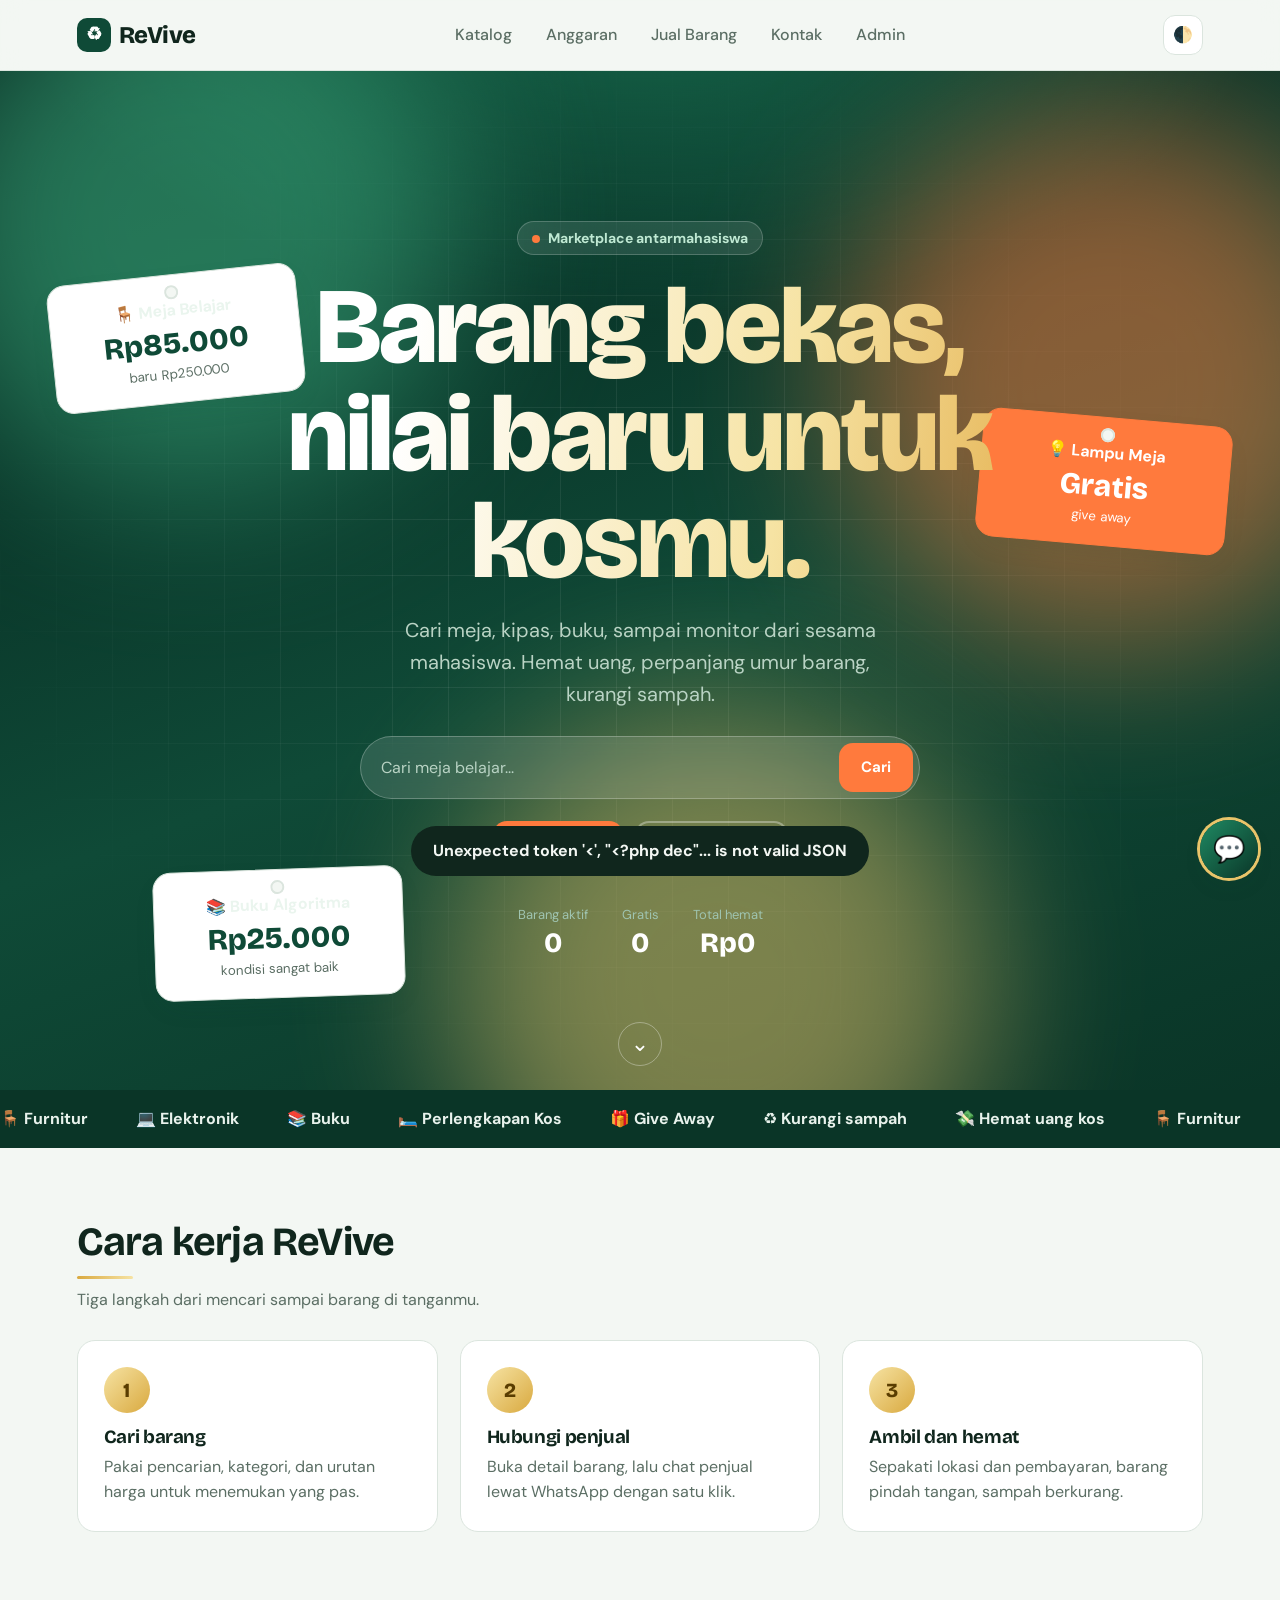
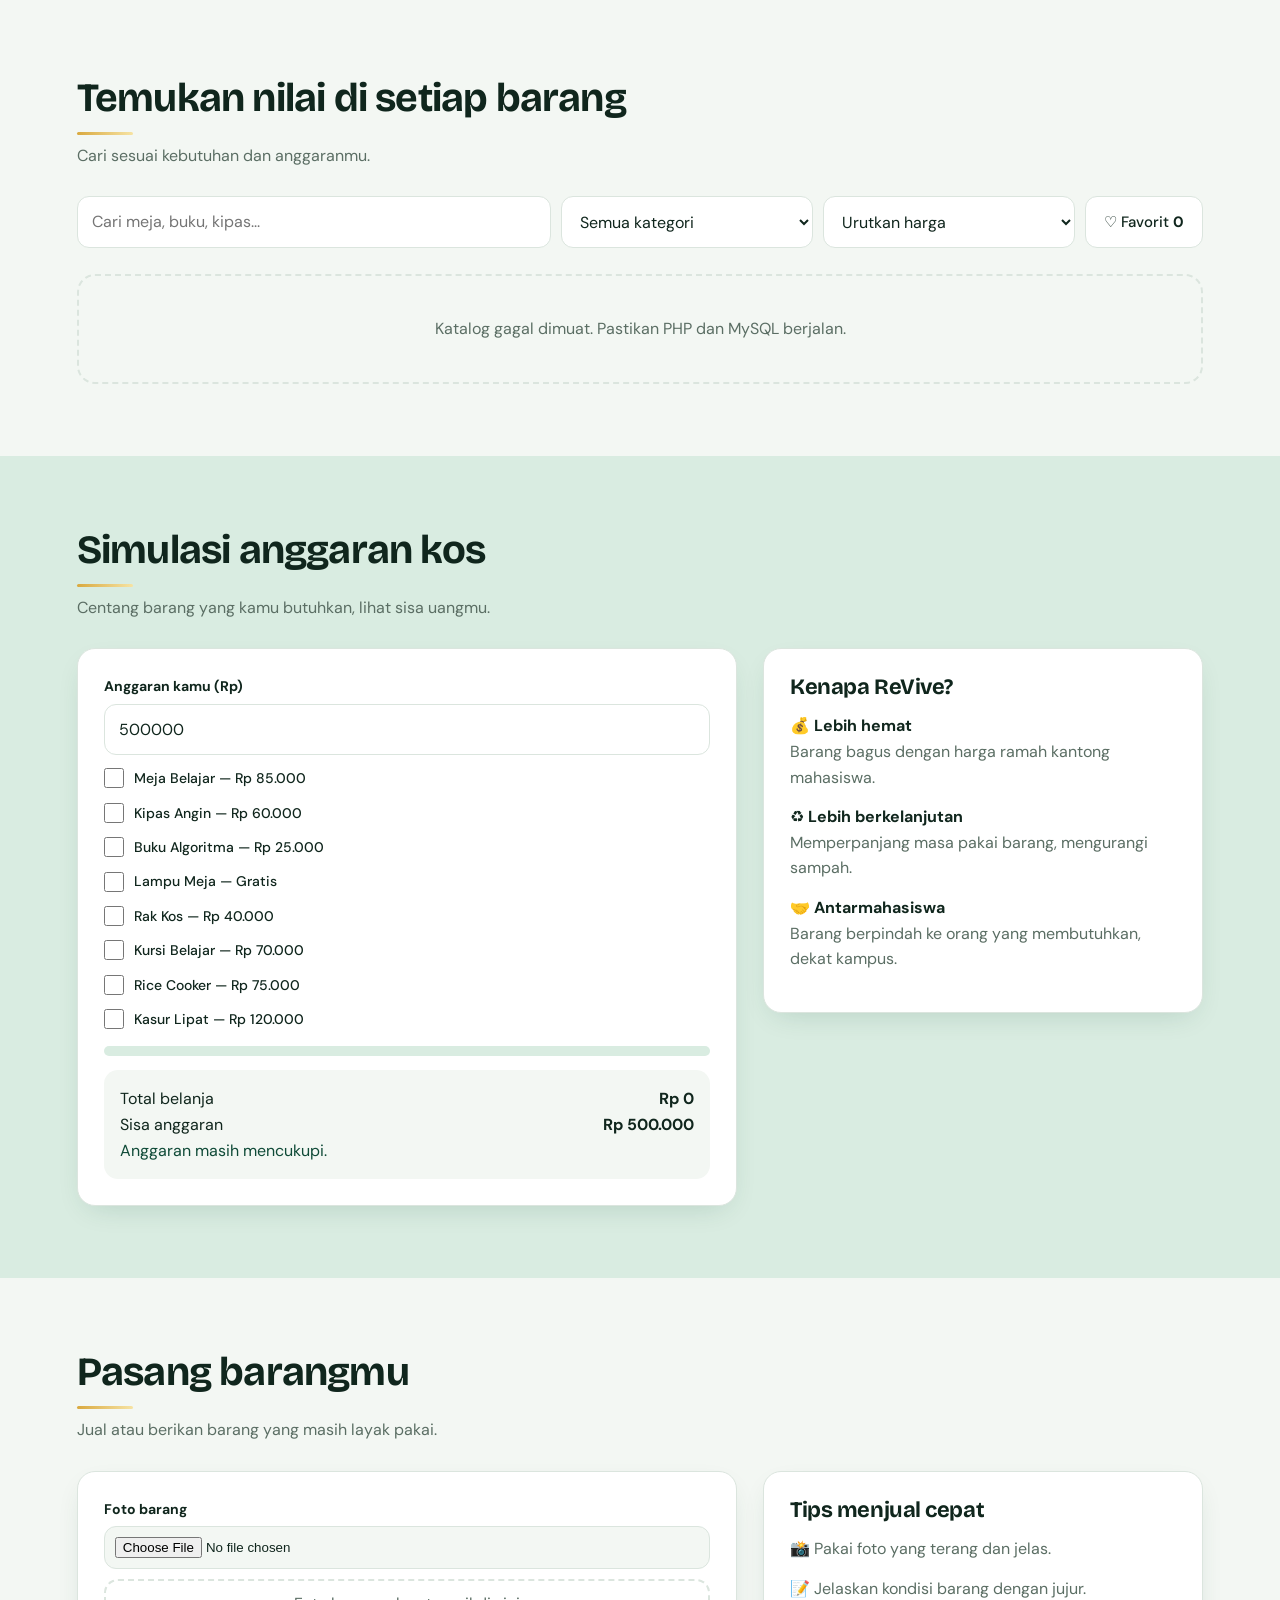
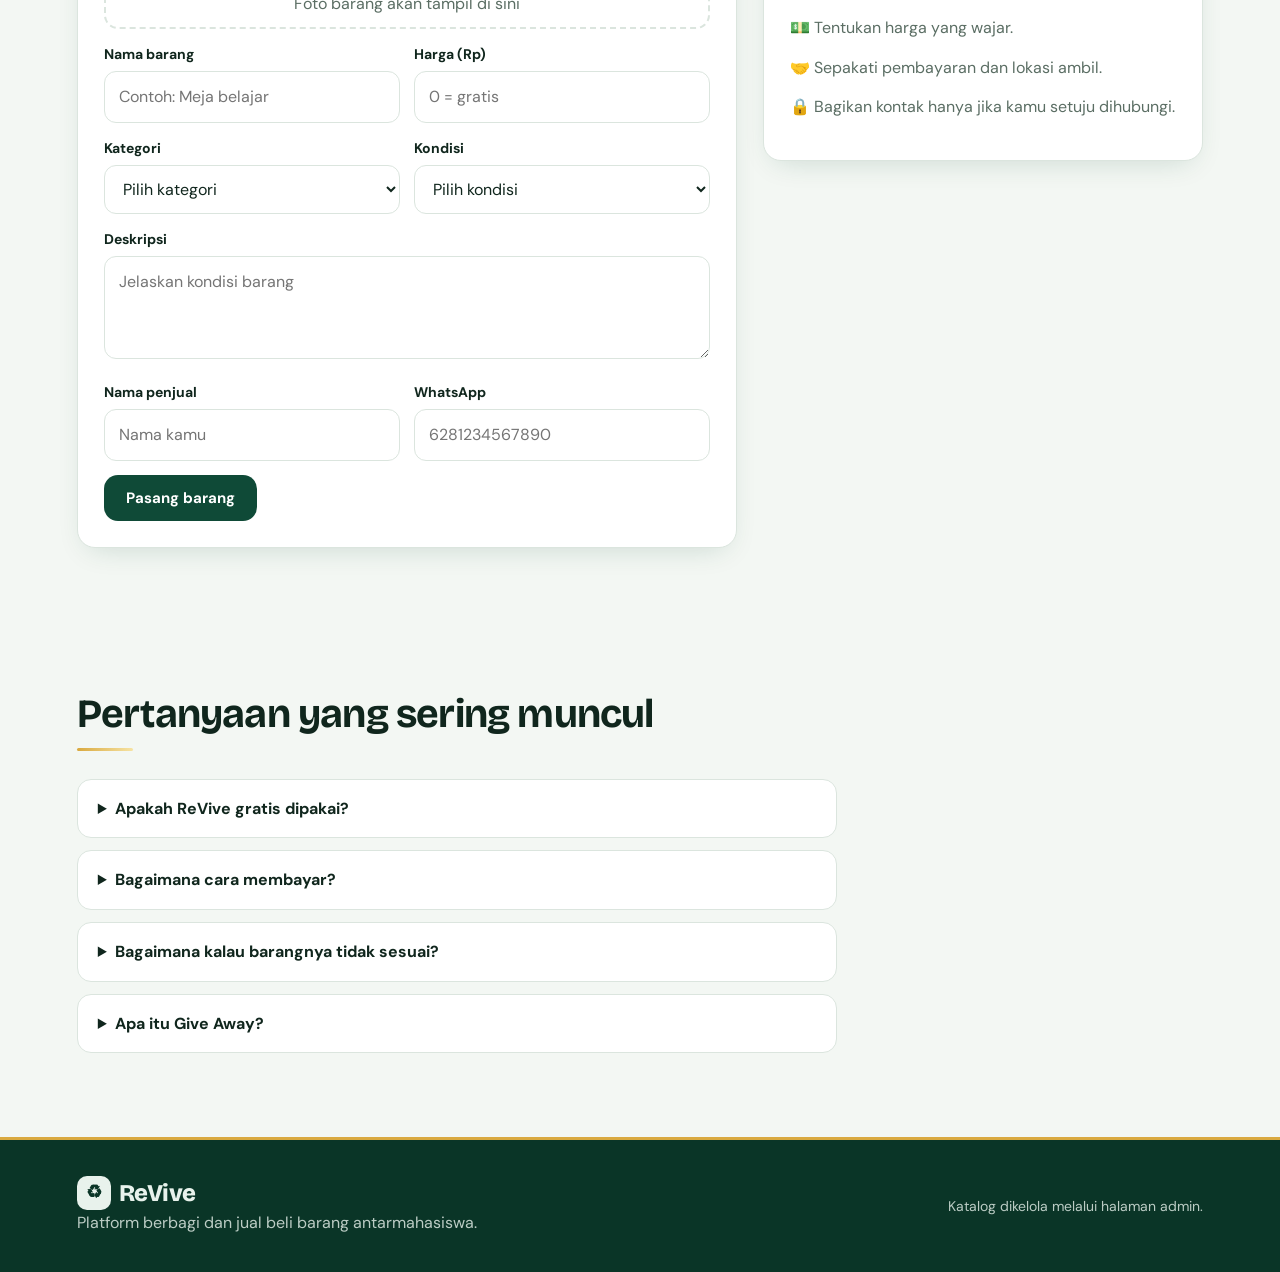
<file: index.html>
<!DOCTYPE html>
<html lang="id">
  <head>
    <meta charset="UTF-8">
    <meta content="width=device-width, initial-scale=1.0" name="viewport">
    <title>ReVive - Marketplace Barang Bekas Mahasiswa</title>
    <meta content="Beli, jual, atau beri barang bekas layak pakai antarmahasiswa." name="description">
    <link href="https://fonts.googleapis.com" rel="preconnect">
    <link href="https://fonts.googleapis.com/css2?family=Bricolage+Grotesque:wght@600;800&family=DM+Sans:wght@400;500;700&display=swap" rel="stylesheet">
    <link href="css/style.css" rel="stylesheet">
  </head>
  <body>
    <div class="progress" id="progress"></div>
    <header class="top">
      <a class="logo" href="#beranda"><span class="mark">♻</span> ReVive</a>
      <nav aria-label="Navigasi utama" id="nav">
        <a href="#katalog">Katalog</a>
        <a href="#anggaran">Anggaran</a>
        <a href="#jual">Jual Barang</a>
        <a href="#kontak">Kontak</a>
        <a href="admin.html">Admin</a>
      </nav>
      <div class="tools">
        <button aria-label="Ganti tema" class="icon" id="temaBtn">🌓</button>
        <button aria-label="Buka menu" class="icon menu" id="menuBtn">☰</button>
      </div>
    </header>
    <main>
      <section class="hero" id="beranda">
        <div class="aurora" aria-hidden="true"><i></i><i></i><i></i></div>
        <a class="hint" href="#cara" aria-label="Gulir ke bawah">⌄</a>
        <div class="hero-text">
          <p class="pill">Marketplace antarmahasiswa</p>
          <h1>Barang bekas, <br>nilai baru untuk kosmu.</h1>
          <p class="lead">
            Cari meja, kipas, buku, sampai monitor dari sesama mahasiswa. Hemat uang, perpanjang umur barang, kurangi sampah.
          </p>
          <form class="hero-search" id="heroCari">
            <input type="search" id="heroInput" placeholder="Cari meja belajar..." aria-label="Cari barang">
            <button class="btn" type="submit">Cari</button>
          </form>
          <div class="cta">
            <a class="btn" href="#katalog">Cari barang</a>
            <a class="btn ghost" href="#jual">Jual barangmu</a>
          </div>
          <dl class="stats">
            <div>
              <dt>Barang aktif</dt>
              <dd data-n="0" id="statBarang">0</dd>
            </div>
            <div>
              <dt>Gratis</dt>
              <dd id="statGratis">0</dd>
            </div>
            <div>
              <dt>Total hemat</dt>
              <dd id="statHemat">Rp0</dd>
            </div>
          </dl>
        </div>
        <div aria-hidden="true" class="hero-art">
          <div class="tag t1">
            <i></i>
            <b>🪑 Meja Belajar</b>
            <span>Rp85.000</span>
            <small>baru Rp250.000</small>
          </div>
          <div class="tag t2">
            <i></i>
            <b>💡 Lampu Meja</b>
            <span>Gratis</span>
            <small>give away</small>
          </div>
          <div class="tag t3">
            <i></i>
            <b>📚 Buku Algoritma</b>
            <span>Rp25.000</span>
            <small>kondisi sangat baik</small>
          </div>
        </div>
      </section>
      <div class="marquee" aria-hidden="true">
        <div class="track"><span>🪑 Furnitur</span><span>💻 Elektronik</span><span>📚 Buku</span><span>🛏️ Perlengkapan Kos</span><span>🎁 Give Away</span><span>♻️ Kurangi sampah</span><span>💸 Hemat uang kos</span><span>🪑 Furnitur</span><span>💻 Elektronik</span><span>📚 Buku</span><span>🛏️ Perlengkapan Kos</span><span>🎁 Give Away</span><span>♻️ Kurangi sampah</span><span>💸 Hemat uang kos</span></div>
      </div>

      <section id="cara">
        <div class="head">
          <h2>Cara kerja ReVive</h2>
          <p>Tiga langkah dari mencari sampai barang di tanganmu.</p>
        </div>
        <ol class="steps">
          <li class="step"><b>1</b><h3>Cari barang</h3><p>Pakai pencarian, kategori, dan urutan harga untuk menemukan yang pas.</p></li>
          <li class="step"><b>2</b><h3>Hubungi penjual</h3><p>Buka detail barang, lalu chat penjual lewat WhatsApp dengan satu klik.</p></li>
          <li class="step"><b>3</b><h3>Ambil dan hemat</h3><p>Sepakati lokasi dan pembayaran, barang pindah tangan, sampah berkurang.</p></li>
        </ol>
      </section>

      <section id="katalog">
        <div class="head">
          <h2>Temukan nilai di setiap barang</h2>
          <p>Cari sesuai kebutuhan dan anggaranmu.</p>
        </div>
        <div class="search-area">
          <input aria-label="Cari barang" id="cariBarang" placeholder="Cari meja, buku, kipas..." type="search">
          <select aria-label="Kategori" id="filterKategori">
            <option value="Semua">Semua kategori</option>
            <option>Furnitur</option>
            <option>Elektronik</option>
            <option>Buku</option>
            <option>Perlengkapan Kos</option>
            <option>Give Away</option>
          </select>
          <select aria-label="Urutkan" id="urutHarga">
            <option value="default">Urutkan harga</option>
            <option value="termurah">Termurah</option>
            <option value="termahal">Termahal</option>
          </select>
          <button aria-pressed="false" class="chip" id="favFilter">
            ♡ Favorit
            <b id="favCount">0</b>
          </button>
        </div>
        <div class="grid" id="daftarBarang"></div>
      </section>
      <section class="alt" id="anggaran">
        <div class="head">
          <h2>Simulasi anggaran kos</h2>
          <p>Centang barang yang kamu butuhkan, lihat sisa uangmu.</p>
        </div>
        <div class="two">
          <div class="panel">
            <label for="budget">Anggaran kamu (Rp)</label>
            <input id="budget" min="0" type="number" value="500000">
            <div id="pilihanAnggaran"></div>
            <div class="bar"><span id="barIsi"></span></div>
            <div class="total">
              <p>Total belanja <strong id="totalBelanja">Rp0</strong></p>
              <p>Sisa anggaran <strong id="sisaAnggaran">Rp0</strong></p>
              <p id="statusAnggaran" role="status"></p>
            </div>
          </div>
          <div class="panel why">
            <h3>Kenapa ReVive?</h3>
            <p><b>💰 Lebih hemat</b> Barang bagus dengan harga ramah kantong mahasiswa.</p>
            <p><b>♻️ Lebih berkelanjutan</b> Memperpanjang masa pakai barang, mengurangi sampah.</p>
            <p><b>🤝 Antarmahasiswa</b> Barang berpindah ke orang yang membutuhkan, dekat kampus.</p>
          </div>
        </div>
      </section>
      <section id="jual">
        <div class="head">
          <h2>Pasang barangmu</h2>
          <p>Jual atau berikan barang yang masih layak pakai.</p>
        </div>
        <div class="two">
          <form class="panel" id="formBarang">
            <div class="fg">
              <label for="fotoBarang">Foto barang</label>
              <input accept="image/*" id="fotoBarang" required="" type="file">
              <div id="previewFoto">
                <p>Foto barang akan tampil di sini</p>
              </div>
            </div>
            <div class="row">
              <div class="fg">
                <label for="namaBarang">Nama barang</label>
                <input id="namaBarang" placeholder="Contoh: Meja belajar" required="">
              </div>
              <div class="fg">
                <label for="hargaBarang">Harga (Rp)</label>
                <input id="hargaBarang" min="0" placeholder="0 = gratis" required="" type="number">
              </div>
            </div>
            <div class="row">
              <div class="fg">
                <label for="kategoriBarang">Kategori</label>
                <select id="kategoriBarang" required="">
                  <option value="">Pilih kategori</option>
                  <option>Furnitur</option>
                  <option>Elektronik</option>
                  <option>Buku</option>
                  <option>Perlengkapan Kos</option>
                  <option>Give Away</option>
                </select>
              </div>
              <div class="fg">
                <label for="kondisiBarang">Kondisi</label>
                <select id="kondisiBarang" required="">
                  <option value="">Pilih kondisi</option>
                  <option>Sangat Baik</option>
                  <option>Baik</option>
                  <option>Cukup Baik</option>
                </select>
              </div>
            </div>
            <div class="fg">
              <label for="deskripsiBarang">Deskripsi</label>
              <textarea id="deskripsiBarang" placeholder="Jelaskan kondisi barang" required="" rows="3"></textarea>
            </div>
            <div class="row">
              <div class="fg">
                <label for="namaPenjual">Nama penjual</label>
                <input id="namaPenjual" placeholder="Nama kamu" required="">
              </div>
              <div class="fg">
                <label for="whatsappPenjual">WhatsApp</label>
                <input id="whatsappPenjual" pattern="62[0-9]{8,13}" placeholder="6281234567890" required="" title="Awali dengan 62, tanpa + atau spasi" type="tel">
              </div>
            </div>
            <button class="btn" type="submit">Pasang barang</button>
          </form>
          <div class="panel tips">
            <h3>Tips menjual cepat</h3>
            <p>📸 Pakai foto yang terang dan jelas.</p>
            <p>📝 Jelaskan kondisi barang dengan jujur.</p>
            <p>💵 Tentukan harga yang wajar.</p>
            <p>🤝 Sepakati pembayaran dan lokasi ambil.</p>
            <p>🔒 Bagikan kontak hanya jika kamu setuju dihubungi.</p>
          </div>
        </div>
      </section>
    <section id="faq">
        <div class="head"><h2>Pertanyaan yang sering muncul</h2></div>
        <div class="faq">
          <details><summary>Apakah ReVive gratis dipakai?</summary><p>Ya. Memasang dan mencari barang tidak dikenai biaya.</p></details>
          <details><summary>Bagaimana cara membayar?</summary><p>Pembayaran disepakati langsung antara pembeli dan penjual, misalnya bayar di tempat.</p></details>
          <details><summary>Bagaimana kalau barangnya tidak sesuai?</summary><p>Periksa barang saat bertemu. Kalau tidak cocok, kamu boleh membatalkan sebelum membayar.</p></details>
          <details><summary>Apa itu Give Away?</summary><p>Barang yang diberikan gratis kepada mahasiswa yang membutuhkan.</p></details>
        </div>
      </section>
    </main>
    <footer id="kontak">
      <div>
        <a class="logo" href="#beranda"><span class="mark">♻</span> ReVive</a>
        <p>Platform berbagi dan jual beli barang antarmahasiswa.</p>
      </div>
      <p class="note">Katalog dikelola melalui halaman admin.</p>
    </footer>
    <button class="chat-fab" id="chatBtn" aria-label="Buka asisten Reva">💬</button>

    <aside class="chat" id="chatBox" aria-label="Asisten Reva">
      <div class="chat-head">
        <b class="avatar">R</b>
        <div><strong>Reva</strong><small>Asisten ReVive · online</small></div>
        <button class="icon" id="chatTutup" aria-label="Tutup chat">✕</button>
      </div>
      <div class="chat-log" id="chatLog" aria-live="polite"></div>
      <div class="chat-chips" id="chatChips">
        <button>Barang gratis</button>
        <button>Anggaran 300 ribu</button>
        <button>Cara jual</button>
        <button>Cari kipas</button>
      </div>
      <form class="chat-form" id="chatForm">
        <input id="chatInput" placeholder="Tanya Reva..." autocomplete="off" aria-label="Pesan">
        <button class="btn" type="submit">Kirim</button>
      </form>
    </aside>

    <button class="up" id="naik" aria-label="Kembali ke atas">↑</button>

    <dialog id="modal">
      <div id="modalIsi"></div>
      <button aria-label="Tutup" class="icon x" id="tutup">✕</button>
    </dialog>
    <div aria-live="polite" id="toast" role="status"></div>
    <script src="js/catalog-store.js"></script>
    <script src="js/main.js"></script>
  </body>
</html>
</file>
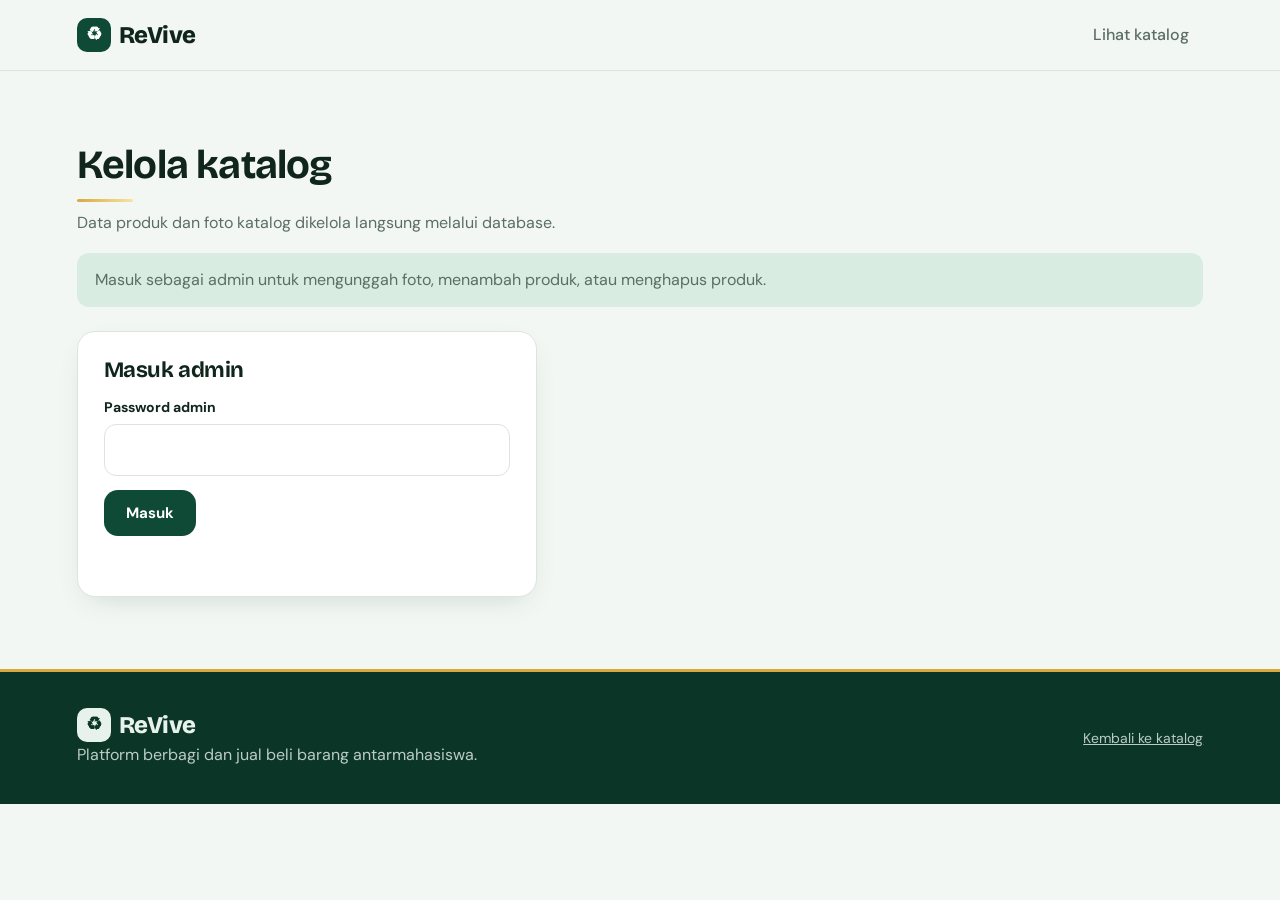
<file: admin.html>
<!DOCTYPE html>
<html lang="id">
  <head>
    <meta charset="UTF-8">
    <meta content="width=device-width, initial-scale=1.0" name="viewport">
    <title>Admin Katalog - ReVive</title>
    <meta content="Kelola produk dan foto katalog ReVive." name="description">
    <link href="https://fonts.googleapis.com" rel="preconnect">
    <link href="https://fonts.googleapis.com/css2?family=Bricolage+Grotesque:wght@600;800&family=DM+Sans:wght@400;500;700&display=swap" rel="stylesheet">
    <link href="css/style.css" rel="stylesheet">
  </head>
  <body>
    <header class="top">
      <a class="logo" href="index.html"><span class="mark">♻</span> ReVive</a>
      <nav aria-label="Navigasi admin">
        <a href="index.html">Lihat katalog</a>
      </nav>
    </header>
    <main>
      <section>
        <div class="head">
          <h2>Kelola katalog</h2>
          <p>Data produk dan foto katalog dikelola langsung melalui database.</p>
        </div>
        <p class="storage-notice">
          Masuk sebagai admin untuk mengunggah foto, menambah produk, atau menghapus produk.
        </p>
        <form class="panel admin-login" id="loginAdmin">
          <h3>Masuk admin</h3>
          <div class="fg">
            <label for="passwordAdmin">Password admin</label>
            <input autocomplete="current-password" id="passwordAdmin" required type="password">
          </div>
          <button class="btn" type="submit">Masuk</button>
          <p class="admin-status" id="statusLogin" role="status" aria-live="polite"></p>
        </form>
        <button class="btn admin-logout" hidden id="logoutAdmin" type="button">Keluar admin</button>
        <div class="admin-layout" hidden id="adminLayout">
          <form class="panel" id="formAdmin">
            <h3>Tambah produk</h3>
            <div class="fg">
              <label for="fotoAdmin">Foto produk</label>
              <input accept="image/*" id="fotoAdmin" required type="file">
              <div id="previewAdmin"><p>Pratinjau foto akan tampil di sini</p></div>
            </div>
            <div class="fg">
              <label for="namaAdmin">Nama produk</label>
              <input id="namaAdmin" placeholder="Contoh: Meja belajar" required>
            </div>
            <div class="row">
              <div class="fg">
                <label for="hargaAdmin">Harga (Rp)</label>
                <input id="hargaAdmin" min="0" placeholder="0 = gratis" required type="number">
              </div>
              <div class="fg">
                <label for="hargaBaruAdmin">Harga baru (Rp)</label>
                <input id="hargaBaruAdmin" min="0" placeholder="Opsional" type="number">
              </div>
            </div>
            <div class="row">
              <div class="fg">
                <label for="kategoriAdmin">Kategori</label>
                <select id="kategoriAdmin" required>
                  <option value="">Pilih kategori</option>
                  <option>Furnitur</option>
                  <option>Elektronik</option>
                  <option>Buku</option>
                  <option>Perlengkapan Kos</option>
                  <option>Give Away</option>
                </select>
              </div>
              <div class="fg">
                <label for="kondisiAdmin">Kondisi</label>
                <select id="kondisiAdmin" required>
                  <option value="">Pilih kondisi</option>
                  <option>Sangat Baik</option>
                  <option>Baik</option>
                  <option>Cukup Baik</option>
                </select>
              </div>
            </div>
            <div class="fg">
              <label for="deskripsiAdmin">Deskripsi</label>
              <textarea id="deskripsiAdmin" placeholder="Jelaskan kondisi produk" required rows="3"></textarea>
            </div>
            <div class="row">
              <div class="fg">
                <label for="penjualAdmin">Nama penjual</label>
                <input id="penjualAdmin" placeholder="Nama penjual" required>
              </div>
              <div class="fg">
                <label for="whatsappAdmin">WhatsApp</label>
                <input id="whatsappAdmin" pattern="62[0-9]{8,13}" placeholder="6281234567890" required title="Awali dengan 62, tanpa + atau spasi" type="tel">
              </div>
            </div>
            <button class="btn" type="submit">Simpan ke katalog</button>
            <p class="admin-status" id="statusAdmin" role="status" aria-live="polite"></p>
          </form>
          <div class="panel">
            <div class="admin-list-head">
              <div>
                <h3>Produk katalog</h3>
                <p id="jumlahAdmin"></p>
              </div>
            </div>
            <div class="admin-products" id="daftarAdmin"></div>
          </div>
        </div>
      </section>
    </main>
    <footer>
      <div>
        <a class="logo" href="index.html"><span class="mark">♻</span> ReVive</a>
        <p>Platform berbagi dan jual beli barang antarmahasiswa.</p>
      </div>
      <p class="note"><a href="index.html">Kembali ke katalog</a></p>
    </footer>
    <script src="js/catalog-store.js"></script>
    <script src="js/admin.js"></script>
  </body>
</html>
</file>
<file: css/style.css>
/* Warna dan variabel utama */

:root {
  --bg: #f3f7f3;
  --surf: #fff;
  --ink: #10261d;
  --mute: #5b6e64;
  --pine: #0f4a37;
  --pine2: #0a3527;
  --accent: #ff7a3d;
  --mint: #d9ece1;
  --line: #dbe5de;
  --sh: 0 10px 30px -12px #0f4a3733;
  --r: 18px;
}

[data-theme="dark"] {
  --bg: #0b1511;
  --surf: #12211a;
  --ink: #e8f2ec;
  --mute: #93a79c;
  --pine: #43c08c;
  --pine2: #2ea374;
  --mint: #173126;
  --line: #223a2e;
  --sh: 0 10px 30px -12px #0008;
}

/* Reset dan dasar halaman */

* {
  box-sizing: border-box;
  margin: 0;
  padding: 0;
}

[hidden] {
  display: none !important;
}

html {
  scroll-behavior: smooth;
  scroll-padding-top: 80px;
}

body {
  font-family: 'DM Sans', system-ui, sans-serif;
  background: var(--bg);
  color: var(--ink);
  line-height: 1.6;
  transition: background .3s;
}

h1,
h2,
h3,
.logo {
  font-family: 'Bricolage Grotesque', 'DM Sans', sans-serif;
  letter-spacing: -.02em;
  line-height: 1.1;
}

a {
  color: inherit;
}

:focus-visible {
  outline: 3px solid var(--accent);
  outline-offset: 2px;
}

/* Header dan navigasi */

.top {
  position: sticky;
  top: 0;
  z-index: 20;
  display: flex;
  align-items: center;
  justify-content: space-between;
  padding: 14px 6%;
  background: color-mix(in srgb,var(--bg) 85%,transparent);
  backdrop-filter: blur(12px);
  border-bottom: 1px solid var(--line);
}

.logo {
  display: flex;
  align-items: center;
  gap: 8px;
  font-size: 24px;
  font-weight: 800;
  text-decoration: none;
}

.mark {
  display: grid;
  place-items: center;
  width: 34px;
  height: 34px;
  border-radius: 10px;
  background: var(--pine);
  color: #fff;
  font-size: 18px;
}

nav {
  display: flex;
  gap: 6px;
}

nav a {
  padding: 8px 14px;
  border-radius: 99px;
  text-decoration: none;
  font-weight: 500;
  color: var(--mute);
}

nav a:hover {
  background: var(--mint);
  color: var(--ink);
}

.tools {
  display: flex;
  gap: 8px;
}

.icon {
  width: 40px;
  height: 40px;
  border-radius: 12px;
  border: 1px solid var(--line);
  background: var(--surf);
  color: var(--ink);
  cursor: pointer;
  font-size: 16px;
}

.menu {
  display: none;
}

/* Layout section */

section {
  padding: 72px 6%;
}

.alt {
  background: var(--mint);
}

.head {
  margin-bottom: 28px;
  max-width: 640px;
}

.head h2 {
  font-size: clamp(28px,4vw,40px);
  margin-bottom: 8px;
}

.head p {
  color: var(--mute);
}

/* Hero */

.hero {
  display: grid;
  grid-template-columns: 1.1fr .9fr;
  gap: 40px;
  align-items: center;
  padding-top: 64px;
  background: radial-gradient(900px 400px at 85% 10%,var(--mint),transparent);
}

.pill {
  display: inline-block;
  background: var(--surf);
  border: 1px solid var(--line);
  padding: 5px 14px;
  border-radius: 99px;
  font-size: 14px;
  font-weight: 700;
  color: var(--pine);
  margin-bottom: 18px;
}

.hero h1 {
  font-size: clamp(38px,6vw,68px);
  font-weight: 800;
  margin-bottom: 18px;
  animation: up .7s both;
}

.lead {
  font-size: 18px;
  color: var(--mute);
  max-width: 520px;
  margin-bottom: 26px;
  animation: up .7s .1s both;
}

.cta {
  display: flex;
  gap: 12px;
  flex-wrap: wrap;
  animation: up .7s .2s both;
}

@keyframes up {
  from {
    opacity: 0;
    transform: translateY(18px);
  }
}

/* Tombol */

.btn {
  display: inline-block;
  border: 0;
  background: var(--pine);
  color: #fff;
  padding: 13px 22px;
  border-radius: 14px;
  font: 700 15px 'DM Sans',sans-serif;
  cursor: pointer;
  text-decoration: none;
  text-align: center;
  transition: transform .15s,background .15s;
}

[data-theme="dark"] .btn {
  color: #06130d;
}

.btn:hover {
  background: var(--pine2);
  transform: translateY(-2px);
}

.btn.ghost {
  background: transparent;
  color: var(--ink);
  box-shadow: inset 0 0 0 2px var(--line);
}

.btn.wa {
  background: #1fa855;
  color: #fff;
}

.stats {
  display: flex;
  gap: 34px;
  margin-top: 38px;
  flex-wrap: wrap;
}

.stats dt {
  font-size: 13px;
  color: var(--mute);
}

.stats dd {
  font: 800 28px 'Bricolage Grotesque',sans-serif;
}

.hero-art {
  position: relative;
  height: 420px;
}

/* Kartu label harga di hero */

.tag {
  position: absolute;
  width: 250px;
  padding: 22px 20px 18px;
  background: var(--surf);
  border-radius: var(--r);
  box-shadow: var(--sh);
  border: 1px solid var(--line);
  display: flex;
  flex-direction: column;
  gap: 2px;
  animation: float 6s ease-in-out infinite;
}

.tag i {
  position: absolute;
  top: 10px;
  left: 50%;
  width: 14px;
  height: 14px;
  margin-left: -7px;
  border-radius: 50%;
  background: var(--bg);
  box-shadow: inset 0 0 0 2px var(--line);
}

.tag b {
  font-size: 16px;
}

.tag span {
  font: 800 30px 'Bricolage Grotesque',sans-serif;
  color: var(--pine);
}

.tag small {
  color: var(--mute);
}

.t1 {
  top: 10px;
  left: 4%;
  rotate: -6deg;
}

.t2 {
  top: 150px;
  right: 0;
  rotate: 5deg;
  animation-delay: -2s;
  background: var(--accent);
  border-color: var(--accent);
}

.t2 b,
.t2 span,
.t2 small {
  color: #fff;
}

.t3 {
  bottom: 0;
  left: 16%;
  rotate: -2deg;
  animation-delay: -4s;
}

@keyframes float {
  50% {
    transform: translateY(-12px);
  }
}

/* Katalog dan kartu produk */

.search-area {
  display: flex;
  gap: 10px;
  flex-wrap: wrap;
  margin-bottom: 26px;
}

input:not([type=checkbox]):not([type=file]),
select,
textarea {
  width: 100%;
  padding: 12px 14px;
  border: 1px solid var(--line);
  border-radius: 12px;
  background: var(--surf);
  color: var(--ink);
  font: inherit;
}

.search-area input {
  flex: 2;
  min-width: 200px;
}

.search-area select {
  flex: 1;
  min-width: 150px;
  width: auto;
}

.chip {
  padding: 0 18px;
  border-radius: 12px;
  border: 1px solid var(--line);
  background: var(--surf);
  color: var(--ink);
  font: 500 15px 'DM Sans',sans-serif;
  cursor: pointer;
  min-height: 46px;
}

.chip[aria-pressed=true] {
  background: var(--accent);
  border-color: var(--accent);
  color: #fff;
}

.grid {
  display: grid;
  grid-template-columns: repeat(auto-fill,minmax(250px,1fr));
  gap: 22px;
}

.card {
  position: relative;
  background: var(--surf);
  border: 1px solid var(--line);
  border-radius: var(--r);
  padding: 14px;
  display: flex;
  flex-direction: column;
  gap: 6px;
  transition: transform .2s,box-shadow .2s;
}

.card:hover {
  transform: translateY(-4px);
  box-shadow: var(--sh);
}

.thumb {
  height: 170px;
  border-radius: 12px;
  background: var(--mint);
  display: grid;
  place-items: center;
  font-size: 68px;
  overflow: hidden;
}

.thumb img {
  width: 100%;
  height: 100%;
  object-fit: cover;
}

.photo-missing {
  display: grid;
  place-items: center;
  width: 100%;
  height: 100%;
  padding: 12px;
  background: linear-gradient(145deg, var(--mint), var(--bg));
  color: var(--mute);
  font-size: 14px;
  text-align: center;
}

.cat {
  align-self: flex-start;
  font-size: 12px;
  font-weight: 700;
  background: var(--mint);
  color: var(--pine);
  padding: 3px 10px;
  border-radius: 99px;
  margin-top: 6px;
}

.card h3 {
  font-size: 20px;
}

.price {
  font: 800 22px 'Bricolage Grotesque',sans-serif;
  color: var(--pine);
}

.meta {
  font-size: 14px;
  color: var(--mute);
}

.card .btn {
  margin-top: auto;
  padding: 11px;
}

.fav {
  position: absolute;
  top: 22px;
  right: 22px;
  width: 36px;
  height: 36px;
  border-radius: 50%;
  border: 0;
  background: #fffc;
  cursor: pointer;
  font-size: 18px;
  color: #d4452b;
}

.empty {
  grid-column: 1/-1;
  text-align: center;
  padding: 40px;
  color: var(--mute);
  border: 2px dashed var(--line);
  border-radius: var(--r);
}

/* Panel, form, dan anggaran */

.two {
  display: grid;
  grid-template-columns: 1.2fr .8fr;
  gap: 26px;
  align-items: start;
}

.panel {
  background: var(--surf);
  border: 1px solid var(--line);
  border-radius: var(--r);
  padding: 26px;
  box-shadow: var(--sh);
}

.panel h3 {
  font-size: 22px;
  margin-bottom: 14px;
}

.why p,
.tips p {
  margin-bottom: 14px;
  color: var(--mute);
}

.why b {
  display: block;
  color: var(--ink);
}

label {
  display: block;
  font-weight: 700;
  font-size: 14px;
  margin-bottom: 6px;
}

.fg {
  margin-bottom: 14px;
}

.row {
  display: grid;
  grid-template-columns: 1fr 1fr;
  gap: 14px;
}

input[type=file] {
  width: 100%;
  padding: 10px;
  border: 1px solid var(--line);
  border-radius: 12px;
  background: var(--bg);
  color: var(--ink);
}

#previewFoto {
  margin-top: 10px;
  padding: 10px;
  border: 2px dashed var(--line);
  border-radius: 14px;
  text-align: center;
  color: var(--mute);
}

#previewFoto img {
  max-width: 100%;
  height: 170px;
  object-fit: contain;
  border-radius: 10px;
}

#previewAdmin {
  margin-top: 10px;
  padding: 10px;
  border: 2px dashed var(--line);
  border-radius: 14px;
  text-align: center;
  color: var(--mute);
}

#previewAdmin img {
  max-width: 100%;
  height: 170px;
  object-fit: contain;
  border-radius: 10px;
}

.storage-notice {
  margin: -10px 0 24px;
  padding: 14px 18px;
  border-radius: 12px;
  background: var(--mint);
  color: var(--mute);
}

.admin-login {
  max-width: 460px;
}

.admin-logout {
  display: block;
  margin: 0 0 18px auto;
  background: #d4452b;
}

.admin-layout {
  display: grid;
  grid-template-columns: minmax(300px, .85fr) minmax(0, 1.15fr);
  gap: 24px;
  align-items: start;
}

.admin-layout .panel h3 {
  margin-bottom: 18px;
}

.admin-list-head {
  display: flex;
  align-items: center;
  justify-content: space-between;
  margin-bottom: 12px;
}

.admin-list-head p,
.admin-product-info span,
.admin-status {
  color: var(--mute);
  font-size: 14px;
}

.admin-products {
  display: grid;
  gap: 12px;
}

.admin-product {
  display: grid;
  grid-template-columns: 76px minmax(0, 1fr) auto;
  gap: 12px;
  align-items: center;
  padding: 10px;
  border: 1px solid var(--line);
  border-radius: 14px;
}

.admin-thumb {
  display: grid;
  place-items: center;
  width: 76px;
  height: 68px;
  overflow: hidden;
  border-radius: 10px;
  background: var(--mint);
  font-size: 32px;
}

.admin-thumb img {
  width: 100%;
  height: 100%;
  object-fit: cover;
}

.admin-thumb .photo-missing {
  font-size: 10px;
}

.admin-product-info {
  display: grid;
  gap: 4px;
  min-width: 0;
}

.admin-product-info .admin-photo-upload {
  justify-self: start;
  padding: 6px 10px;
  font-size: 12px;
}

.admin-photo-input {
  position: absolute;
  width: 1px;
  height: 1px;
  overflow: hidden;
  clip: rect(0, 0, 0, 0);
  white-space: nowrap;
  clip-path: inset(50%);
}

.admin-product-info strong {
  overflow-wrap: anywhere;
}

.admin-delete {
  padding: 9px 13px;
  background: #d4452b;
}

.admin-status {
  min-height: 22px;
  margin-top: 12px;
}

.admin-products .empty {
  padding: 24px 12px;
}

.budget-item {
  display: flex;
  align-items: center;
  gap: 10px;
  margin: 12px 0;
  font-weight: 500;
  cursor: pointer;
}

.budget-item input {
  width: 20px;
  height: 20px;
  accent-color: var(--pine);
}

.bar {
  height: 10px;
  border-radius: 99px;
  background: var(--mint);
  overflow: hidden;
  margin-top: 16px;
}

.bar span {
  display: block;
  height: 100%;
  width: 0;
  background: var(--pine);
  transition: width .4s,background .3s;
}

.total {
  margin-top: 14px;
  padding: 16px;
  border-radius: 14px;
  background: var(--bg);
}

.total p {
  display: flex;
  justify-content: space-between;
}

/* Modal detail dan toast */

dialog {
  border: 0;
  border-radius: 22px;
  padding: 0;
  max-width: 440px;
  width: 92%;
  margin: auto;
  background: var(--surf);
  color: var(--ink);
  box-shadow: 0 30px 80px #0006;
}

dialog::backdrop {
  background: #0a1a1399;
  backdrop-filter: blur(4px);
}

dialog[open] {
  animation: up .25s;
}

#modalIsi {
  padding: 20px;
}

#modalIsi .thumb {
  height: 220px;
  margin-bottom: 14px;
}

#modalIsi h3 {
  font-size: 26px;
  margin: 8px 0;
}

#modalIsi p {
  margin: 6px 0 10px;
  color: var(--mute);
}

.x {
  position: absolute;
  top: 14px;
  right: 14px;
}

#toast {
  position: fixed;
  left: 50%;
  bottom: 24px;
  translate: -50% 120px;
  background: var(--ink);
  color: var(--bg);
  padding: 12px 22px;
  border-radius: 99px;
  font-weight: 700;
  transition: translate .35s;
  z-index: 50;
}

#toast.show {
  translate: -50% 0;
}

/* Footer */

footer {
  display: flex;
  justify-content: space-between;
  align-items: center;
  flex-wrap: wrap;
  gap: 16px;
  padding: 36px 6%;
  background: var(--pine2);
  color: #e8f2ec;
}

footer p {
  opacity: .8;
}

footer .mark {
  background: #e8f2ec;
  color: var(--pine2);
}

.note {
  font-size: 14px;
}

/* Animasi dan tampilan tambahan */

.progress {
  position: fixed;
  top: 0;
  left: 0;
  right: 0;
  height: 3px;
  z-index: 40;
  background: linear-gradient(90deg, var(--accent), #e9c46a, var(--pine));
  transform: scaleX(0);
  transform-origin: left;
}

.hero {
  position: relative;
  overflow: hidden;
}

.hero-text {
  position: relative;
  z-index: 1;
}

.aurora i {
  position: absolute;
  width: 420px;
  height: 420px;
  border-radius: 50%;
  filter: blur(80px);
  opacity: .45;
  animation: drift 14s ease-in-out infinite alternate;
}

.aurora i:nth-child(1) {
  top: -120px;
  left: -80px;
  background: #43c08c;
}

.aurora i:nth-child(2) {
  top: 40px;
  right: -100px;
  background: var(--accent);
  animation-delay: -5s;
}

.aurora i:nth-child(3) {
  bottom: -160px;
  left: 35%;
  background: #e9c46a;
  animation-delay: -9s;
}

@keyframes drift {
  to {
    transform: translate(60px, 40px) scale(1.2);
  }
}

.pill::before {
  content: "";
  display: inline-block;
  width: 8px;
  height: 8px;
  margin-right: 8px;
  border-radius: 50%;
  background: var(--accent);
  animation: pulse 1.6s infinite;
}

@keyframes pulse {
  50% {
    box-shadow: 0 0 0 7px #ff7a3d33;
  }
}

.hero h1 {
  background: linear-gradient(100deg, var(--ink) 40%, var(--pine), #c9972b);
  -webkit-background-clip: text;
  background-clip: text;
  color: transparent;
}

.tag {
  translate: calc(var(--px, 0) * var(--d, 10px)) calc(var(--py, 0) * var(--d, 10px));
}

.t1 {
  --d: 22px;
}

.t2 {
  --d: -18px;
}

.t3 {
  --d: 12px;
}

.btn {
  background-image: linear-gradient(110deg, transparent 35%, #ffffff40 50%, transparent 65%);
  background-size: 250% 100%;
  background-position: 150% 0;
}

.btn:hover {
  background-position: -50% 0;
  transition: background-position .7s;
}

.marquee {
  overflow: hidden;
  padding: 16px 0;
  background: var(--pine2);
  color: #e8f2ec;
  font-weight: 700;
}

.track {
  display: flex;
  gap: 48px;
  width: max-content;
  animation: marquee 28s linear infinite;
}

.track span {
  white-space: nowrap;
}

@keyframes marquee {
  to {
    transform: translateX(-50%);
  }
}

.steps {
  list-style: none;
  display: grid;
  grid-template-columns: repeat(auto-fit, minmax(240px, 1fr));
  gap: 22px;
}

.step {
  position: relative;
  padding: 26px;
  border-radius: var(--r);
  background: var(--surf);
  border: 1px solid var(--line);
}

.step b {
  display: grid;
  place-items: center;
  width: 46px;
  height: 46px;
  margin-bottom: 14px;
  border-radius: 50%;
  font: 800 20px 'Bricolage Grotesque', sans-serif;
  color: #5a3d00;
  background: linear-gradient(135deg, #f6e3a3, #d9a93f);
}

.step h3 {
  margin-bottom: 6px;
}

.step p {
  color: var(--mute);
}

.card {
  transform: perspective(800px) rotateX(var(--rx, 0deg)) rotateY(var(--ry, 0deg));
  animation: pop .5s both;
  animation-delay: calc(var(--i, 0) * 70ms);
  overflow: hidden;
}

.card:hover {
  transform: perspective(800px) rotateX(var(--rx, 0deg)) rotateY(var(--ry, 0deg)) translateY(-4px);
}

.card::after {
  content: "";
  position: absolute;
  inset: 0;
  pointer-events: none;
  opacity: 0;
  background: radial-gradient(240px circle at var(--mx, 50%) var(--my, 50%), #ffffff2e, transparent 60%);
  transition: opacity .3s;
}

.card:hover::after {
  opacity: 1;
}

@keyframes pop {
  from {
    opacity: 0;
    transform: translateY(24px) scale(.96);
  }
}

.reveal {
  opacity: 0;
  transform: translateY(28px);
  transition: opacity .7s, transform .7s;
}

.reveal.in {
  opacity: 1;
  transform: none;
}

.faq {
  max-width: 760px;
}

details {
  margin-bottom: 12px;
  padding: 16px 20px;
  border-radius: 14px;
  background: var(--surf);
  border: 1px solid var(--line);
}

summary {
  cursor: pointer;
  font-weight: 700;
}

details[open] summary {
  color: var(--pine);
}

details p {
  margin-top: 10px;
  color: var(--mute);
  animation: pop .3s;
}

.up {
  position: fixed;
  right: 22px;
  bottom: 22px;
  width: 46px;
  height: 46px;
  border: 0;
  border-radius: 50%;
  cursor: pointer;
  font-size: 20px;
  color: #fff;
  background: var(--accent);
  box-shadow: var(--sh);
  opacity: 0;
  pointer-events: none;
  transition: opacity .3s;
  z-index: 30;
}

.up.show {
  opacity: 1;
  pointer-events: auto;
}

.konfeti {
  position: fixed;
  top: 40%;
  left: 50%;
  font-size: 26px;
  pointer-events: none;
  z-index: 60;
  animation: meledak 1.2s ease-out forwards;
}

@keyframes meledak {
  to {
    transform: translate(var(--x), var(--y)) rotate(360deg);
    opacity: 0;
  }
}

/* Hero besar di tengah */

.hero {
  display: flex;
  flex-direction: column;
  align-items: center;
  justify-content: center;
  text-align: center;
  min-height: 92vh;
  padding: 110px 6% 130px;
  color: #eaf5ee;
  background:
    radial-gradient(900px 500px at 50% -10%, #1f8a63aa, transparent 70%),
    linear-gradient(160deg, #04201a, #0f4a37 55%, #0a3527);
}

.hero::before {
  content: "";
  position: absolute;
  inset: 0;
  background-image:
    linear-gradient(#ffffff12 1px, transparent 1px),
    linear-gradient(90deg, #ffffff12 1px, transparent 1px);
  background-size: 56px 56px;
  mask-image: radial-gradient(ellipse at center, #000 25%, transparent 75%);
  -webkit-mask-image: radial-gradient(ellipse at center, #000 25%, transparent 75%);
}

.aurora i {
  width: 540px;
  height: 540px;
  opacity: .5;
}

.hero-text {
  max-width: 940px;
}

.hero h1 {
  font-size: clamp(44px, 8.4vw, 108px);
  line-height: 1;
  text-wrap: balance;
  background: linear-gradient(100deg, #ffffff 25%, #f6e3a3 65%, #e0a53c);
  -webkit-background-clip: text;
  background-clip: text;
}

.hero .pill {
  color: #bfe9d3;
  background: #ffffff1a;
  border-color: #ffffff33;
}

.hero .lead {
  margin-left: auto;
  margin-right: auto;
  font-size: 20px;
  color: #b9d3c4;
}

.hero .btn {
  background-color: var(--accent);
  color: #fff;
}

.hero .btn.ghost {
  background-color: transparent;
  box-shadow: inset 0 0 0 2px #ffffff55;
}

.hero .cta,
.hero .stats {
  justify-content: center;
}

.hero .stats dt {
  color: #9fc4b0;
}

.hero .stats dd {
  color: #fff;
}

.hero-search {
  display: flex;
  max-width: 560px;
  margin: 0 auto 22px;
  padding: 6px;
  border-radius: 99px;
  background: #ffffff1f;
  border: 1px solid #ffffff40;
  backdrop-filter: blur(10px);
}

.hero-search input {
  border: 0 !important;
  background: transparent !important;
  color: #fff !important;
  border-radius: 99px !important;
  outline: 0;
}

.hero-search input::placeholder {
  color: #b9d3c4;
}

.hero-art {
  position: absolute;
  inset: 0;
  height: auto;
  pointer-events: none;
}

.t1 {
  top: 20%;
  left: 4%;
}

.t2 {
  top: 34%;
  right: 4%;
}

.t3 {
  top: auto;
  bottom: 9%;
  left: 12%;
}

.hint {
  position: absolute;
  bottom: 24px;
  left: 50%;
  z-index: 1;
  width: 44px;
  height: 44px;
  margin-left: -22px;
  display: grid;
  place-items: center;
  border-radius: 50%;
  border: 1px solid #ffffff55;
  color: #fff;
  text-decoration: none;
  font-size: 22px;
  animation: lompat 1.6s infinite;
}

/* Sentuhan elegan */

.head h2::after {
  content: "";
  display: block;
  width: 56px;
  height: 3px;
  margin-top: 12px;
  border-radius: 3px;
  background: linear-gradient(90deg, #d9a93f, #f6e3a3);
}

footer {
  border-top: 3px solid #d9a93f;
}

/* Chatbot Reva */

.up {
  bottom: 92px;
}

.chat-fab {
  position: fixed;
  right: 22px;
  bottom: 22px;
  z-index: 45;
  width: 58px;
  height: 58px;
  border: 0;
  border-radius: 50%;
  cursor: pointer;
  font-size: 26px;
  background: linear-gradient(135deg, #1f8a63, var(--pine2));
  box-shadow: 0 0 0 3px #e9c46a, var(--sh);
  transition: transform .2s;
}

.chat-fab:hover {
  transform: scale(1.1) rotate(-6deg);
}

.chat {
  position: fixed;
  right: 22px;
  bottom: 92px;
  z-index: 46;
  display: flex;
  flex-direction: column;
  width: 370px;
  max-width: calc(100vw - 32px);
  height: 520px;
  max-height: calc(100vh - 120px);
  border-radius: 22px;
  background: var(--surf);
  border: 1px solid var(--line);
  box-shadow: 0 30px 80px #0005;
  overflow: hidden;
  opacity: 0;
  pointer-events: none;
  transform: translateY(20px) scale(.96);
  transition: opacity .3s, transform .3s;
}

.chat.open {
  opacity: 1;
  pointer-events: auto;
  transform: none;
}

.chat-head {
  display: flex;
  align-items: center;
  gap: 12px;
  padding: 14px 16px;
  color: #fff;
  background: linear-gradient(135deg, #0a3527, #1f8a63);
}

.chat-head div {
  flex: 1;
}

.chat-head strong,
.chat-head small {
  display: block;
  line-height: 1.2;
}

.chat-head small::before {
  content: "● ";
  color: #5bf0a8;
}

.chat-head .icon {
  width: 32px;
  height: 32px;
  color: #fff;
  background: #ffffff22;
  border-color: transparent;
}

.avatar {
  display: grid;
  place-items: center;
  width: 40px;
  height: 40px;
  border-radius: 50%;
  font: 800 20px 'Bricolage Grotesque', sans-serif;
  color: #5a3d00;
  background: linear-gradient(135deg, #f6e3a3, #d9a93f);
}

.chat-log {
  flex: 1;
  display: flex;
  flex-direction: column;
  gap: 10px;
  padding: 16px;
  overflow-y: auto;
}

.msg {
  max-width: 88%;
  padding: 10px 14px;
  border-radius: 16px;
  font-size: 14.5px;
  animation: pop .3s;
}

.msg.bot {
  background: var(--mint);
  border-bottom-left-radius: 4px;
}

.msg.user {
  align-self: flex-end;
  color: #fff;
  background: var(--pine);
  border-bottom-right-radius: 4px;
}

[data-theme="dark"] .msg.user {
  color: #06130d;
}

.hasil {
  display: flex;
  justify-content: space-between;
  gap: 10px;
  width: 100%;
  margin-top: 6px;
  padding: 8px 10px;
  border: 1px solid var(--line);
  border-radius: 10px;
  background: var(--surf);
  color: var(--ink);
  cursor: pointer;
  font: inherit;
  text-align: left;
}

.hasil:hover {
  border-color: var(--pine);
}

.ketik span {
  display: inline-block;
  width: 7px;
  height: 7px;
  margin: 0 2px;
  border-radius: 50%;
  background: var(--mute);
  animation: lompat 1s infinite;
}

.ketik span:nth-child(2) {
  animation-delay: .15s;
}

.ketik span:nth-child(3) {
  animation-delay: .3s;
}

@keyframes lompat {
  50% {
    transform: translateY(-6px);
  }
}

.chat-chips {
  display: flex;
  flex-wrap: wrap;
  gap: 6px;
  padding: 0 14px 10px;
}

.chat-chips button {
  padding: 6px 12px;
  border-radius: 99px;
  border: 1px solid var(--line);
  background: var(--surf);
  color: var(--ink);
  font: 500 13px 'DM Sans', sans-serif;
  cursor: pointer;
}

.chat-chips button:hover {
  background: var(--mint);
}

.chat-form {
  display: flex;
  gap: 8px;
  padding: 12px;
  border-top: 1px solid var(--line);
}

.chat-form .btn {
  padding: 10px 16px;
}

@media (max-width: 900px) {
  .hero-art {
    display: none;
  }
}

/* Responsif */

@media (max-width: 860px) {
  .hero,
  .two,
  .admin-layout {
    grid-template-columns: 1fr;
  }

  .hero-art {
    height: 360px;
  }

  .menu {
    display: block;
  }

  nav {
    display: none;
    position: absolute;
    top: 100%;
    left: 0;
    right: 0;
    flex-direction: column;
    padding: 12px 6%;
    background: var(--bg);
    border-bottom: 1px solid var(--line);
  }

  nav.open {
    display: flex;
  }
}

@media (max-width: 520px) {
  .row {
    grid-template-columns: 1fr;
  }

  section {
    padding: 52px 5%;
  }
}

@media (prefers-reduced-motion: reduce) {
  * {
    animation: none!important;
    transition: none!important;
    scroll-behavior: auto!important;
  }
}
</file>
